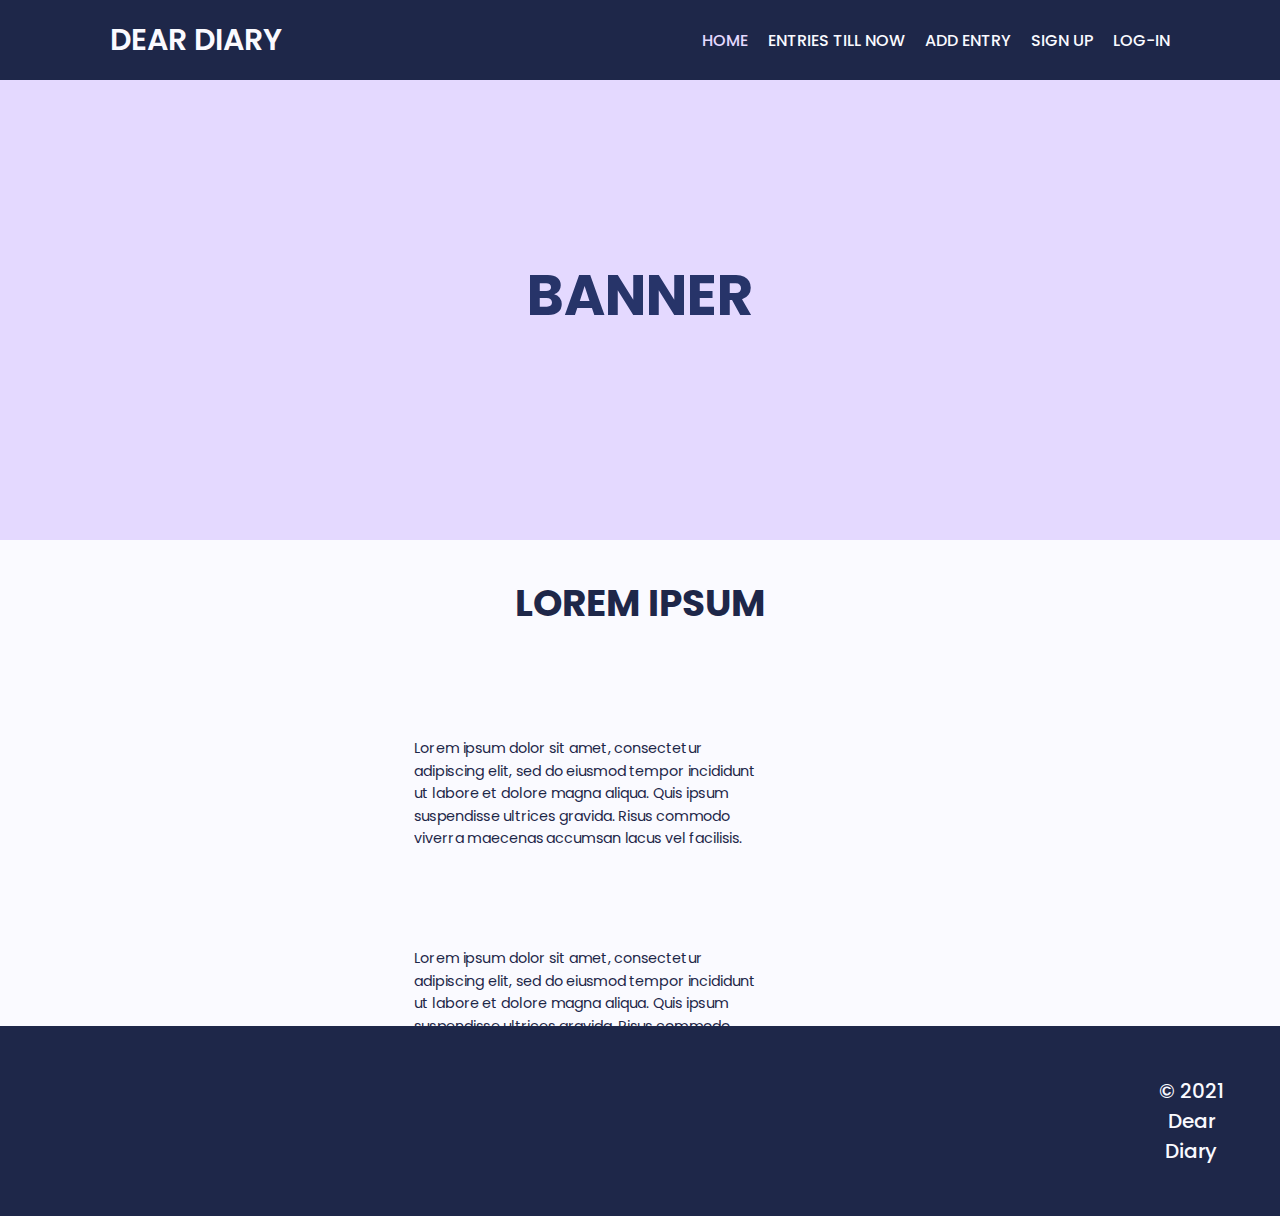
<file: AS 91903 & AS 91906/Coding Files/VERSION 1 (Yza Pernia)/index.html>
<!-- AS 91903 Use Complex Techniques to Develop a Digital Media Outcome & AS 91906 Use complex programming techniques to develop a computer program -->
<!-- 
    NAME: Yza Pernia.
    DATE CREATED: 06/05/2021.
    DATE SUBMITTED:
    WRITTEN IN: Visual Studio Code
-->

<!DOCTYPE html>
<html lang = "en">
    <head>
        <meta chartset = "utf-8">
        <meta name = "viewport" content = "width=device-width, user-scalable=no, initial-scale=1.0, maximum-scale=1.0, minimum-scale=1.0">
        <meta http-equiv ="X-UA-Comptaible" content = "ie=edge">
        <meta name = "description" content = "Dear Me,">
        <meta name = "keywords" content = "diary, mental health, journalling, web app, notes, for oneself, dear me, Dear Me, self-help, venting">
        <meta name = "author" content = "Yza Pernia">
        <title> Dear Diary |  Welcome </title>
        <!-- CSS Stylesheet -->
        <link rel = "stylesheet" href = "./css/style.css">
    </head>

    <body>
        <!-- Navigation Bar -->
        <header id="header">
            <a href="index.html" class="text"> DEAR DIARY </a>
            <ul>
                <li><a href="index.html" class="active">HOME</a></li>
                <li><a href="library.html">ENTRIES TILL NOW</a></li>
                <li><a href="add.html">ADD ENTRY</a></li>
                <li><a href="sign up.html">SIGN UP</a></li>
                <li><a href="login.html"> LOG-IN</a></li>
            </ul>
        </header>

        <!--Banner-->
        <section id="intro">
            <div>
                <div class="text">
                    <h1>BANNER</h1>
                </div>
            </div>
        </section>

        <!--Intro-->
        <section id="text">
            <div class="row end-sm end-md end-lg">
                <div class="container">
                    <div class="box">
                        <div class="content">
                            <h2> LOREM IPSUM </h2>
                        </div>

                        <section id="intro-paras">
                            <div class="components">
                                <div class="intro-para-1">
                                    <span></span>
                                    <p>Lorem ipsum dolor sit amet, consectetur adipiscing elit, sed do eiusmod tempor incididunt ut labore et dolore magna aliqua. Quis ipsum suspendisse ultrices gravida. Risus commodo viverra maecenas accumsan lacus vel facilisis.</p>
                                </div>

                                <div class="intro-para-2">
                                    <span></span>
                                    <p>Lorem ipsum dolor sit amet, consectetur adipiscing elit, sed do eiusmod tempor incididunt ut labore et dolore magna aliqua. Quis ipsum suspendisse ultrices gravida. Risus commodo viverra maecenas accumsan lacus vel facilisis.</p>
                                </div>
                            </div>
                        </section>
                    </div>
                </div>
            </div>
        </section>

        <!--Footer-->
        <footer>
            <p>&copy; 2021 Dear Diary</p>
        </footer>
    </body>
</html>
</file>
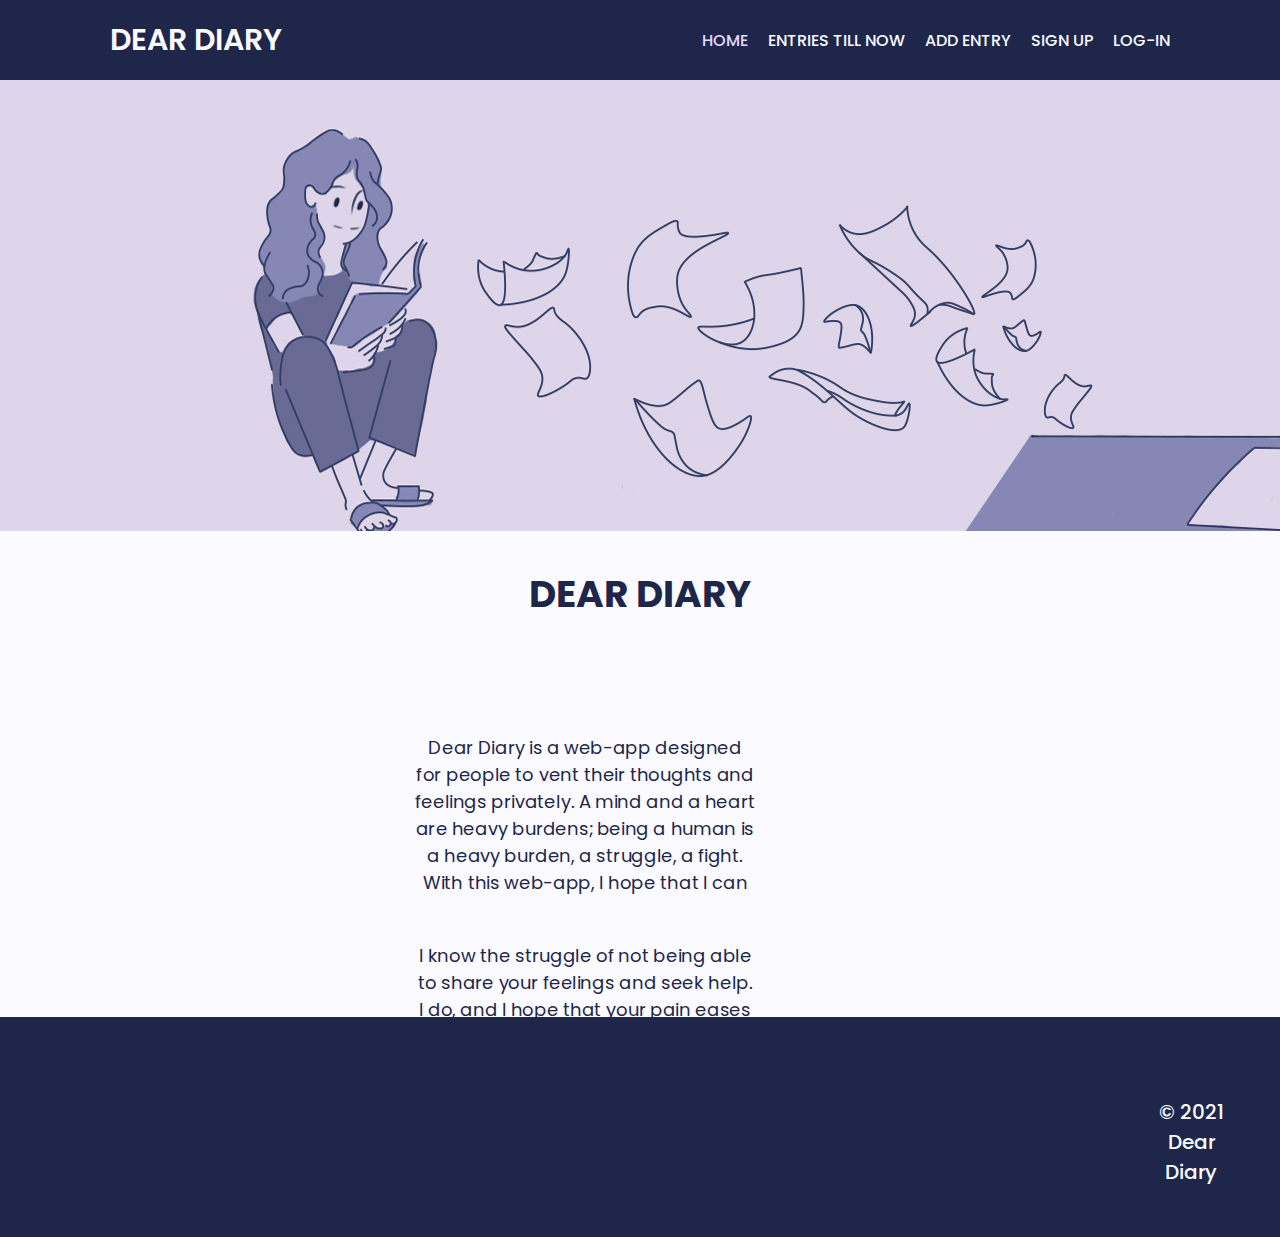
<file: AS 91903 & AS 91906/Coding Files/VERSION 2 (Yza Pernia)/index.html>
<!-- AS 91903 Use Complex Techniques to Develop a Digital Media Outcome & AS 91906 Use complex programming techniques to develop a computer program -->
<!-- 
    NAME: Yza Pernia.
    DATE CREATED: 06/05/2021.
    DATE SUBMITTED:
    WRITTEN IN: Visual Studio Code
-->

<!DOCTYPE html>
<html lang = "en">
    <head>
        <meta chartset = "utf-8">
        <meta name = "viewport" content = "width=device-width, user-scalable=no, initial-scale=1.0, maximum-scale=1.0, minimum-scale=1.0">
        <meta http-equiv ="X-UA-Comptaible" content = "ie=edge">
        <meta name = "description" content = "Dear Me,">
        <meta name = "keywords" content = "diary, mental health, journalling, web app, notes, for oneself, dear me, Dear Me, self-help, venting">
        <meta name = "author" content = "Yza Pernia">
        <title> Dear Diary |  Welcome </title>
        <!-- CSS Stylesheet -->
        <link rel = "stylesheet" href = "./css/style.css">
    </head>

    <body>
        <!-- Navigation Bar -->
        <header id="header">
            <a href="index.html" class="text"> DEAR DIARY </a>
            <ul>
                <li><a href="index.html" class="active">HOME</a></li>
                <li><a href="library.html">ENTRIES TILL NOW</a></li>
                <li><a href="add.html">ADD ENTRY</a></li>
                <li><a href="sign up.html">SIGN UP</a></li>
                <li><a href="login.html"> LOG-IN</a></li>
            </ul>
        </header>

        <!--Banner-->
        <section id="intro">
            <div>
            </div>
        </section>

        <!--Intro-->
        <section id="text">
            <div class="row end-sm end-md end-lg">
                <div class="container">
                    <div class="box">
                        <div class="content">
                            <h2> DEAR DIARY </h2>
                        </div>

                        <section id="intro-paras">
                            <div class="components">
                                <div class="intro-para-1">
                                    <span></span>
                                    <p>Dear Diary is a web-app designed for people to vent their thoughts and feelings privately. A mind and a heart are heavy burdens; being a human is a heavy burden, a struggle, a fight. With this web-app, I hope that I can help your fight against your demons even if a little.</p>
                                </div>

                                <div class="intro-para-2">
                                    <span></span>
                                    <p>I know the struggle of not being able to share your feelings and seek help. I do, and I hope that your pain eases soon. Remember, you are worthy. You are worthy of love, of forgiveness, of all the good things in life, and I love you because you are love.</p>
                                </div>
                            </div>
                        </section>
                    </div>
                </div>
            </div>
        </section>

        <!--Footer-->
        <footer>
            <p>&copy; 2021 Dear Diary</p>
        </footer>
    </body>
</html>
</file>
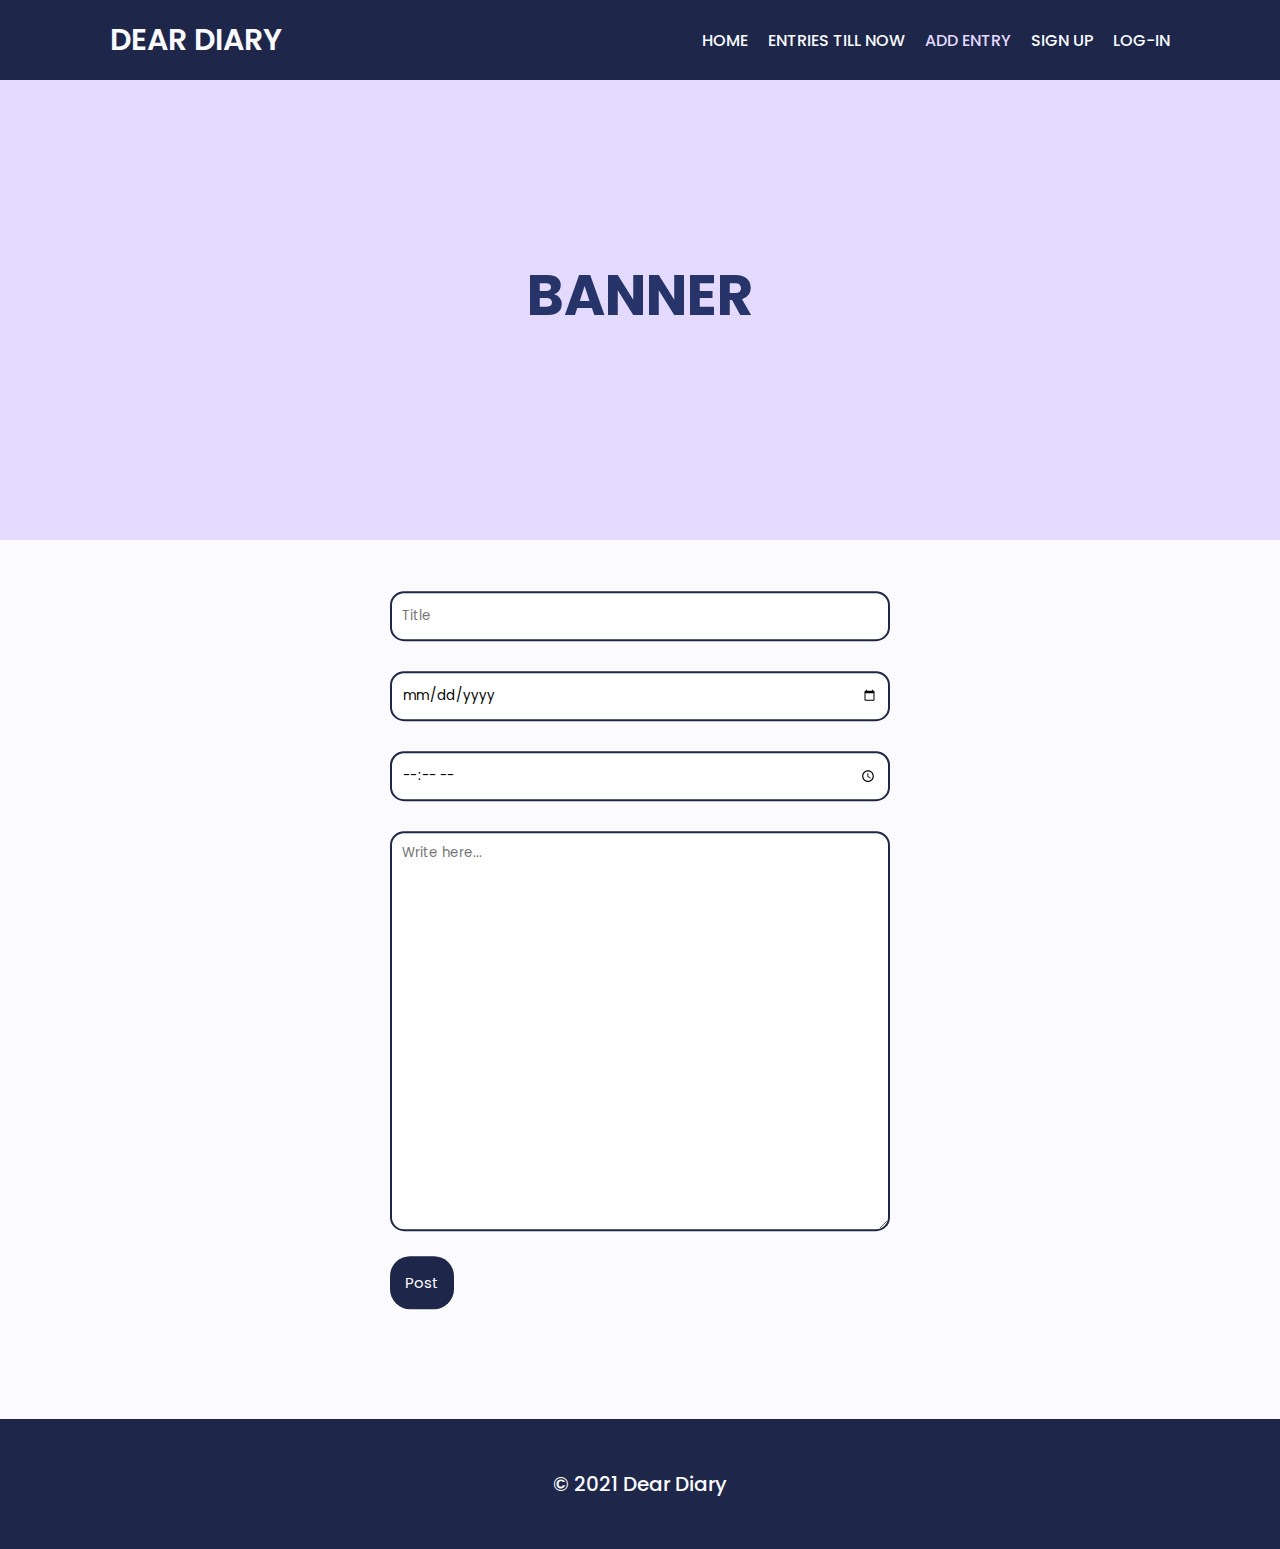
<file: AS 91903 & AS 91906/Coding Files/VERSION 1 (Yza Pernia)/add.html>
<!-- AS 91903 Use Complex Techniques to Develop a Digital Media Outcome & AS 91906 Use complex programming techniques to develop a computer program -->
<!-- 
    NAME: Yza Pernia.
    DATE CREATED: 06/05/2021.
    DATE SUBMITTED:
    WRITTEN IN: Visual Studio Code
-->

<!DOCTYPE html>
<html lang = "en">
    <head>
        <meta chartset = "utf-8">
        <meta name = "viewport" content = "width=device-width, user-scalable=no, initial-scale=1.0, maximum-scale=1.0, minimum-scale=1.0">
        <meta http-equiv ="X-UA-Comptaible" content = "ie=edge">
        <meta name = "description" content = "Dear Me,">
        <meta name = "keywords" content = "diary, mental health, journalling, web app, notes, for oneself, dear me, Dear Me, self-help, venting">
        <meta name = "author" content = "Yza Pernia">
        <title> Dear Diary |  Welcome </title>
        <!-- CSS Stylesheet -->
        <link rel = "stylesheet" href = "./css/style.css">
    </head>

    <body>
        <!-- Navigation Bar -->
        <header id="header">
            <a href="index.html" class="text"> DEAR DIARY </a>
            <ul>
                <li><a href="index.html">HOME</a></li>
                <li><a href="library.html">ENTRIES TILL NOW</a></li>
                <li><a href="add.html" class="active">ADD ENTRY</a></li>
                <li><a href="sign up.html">SIGN UP</a></li>
                <li><a href="login.html"> LOG-IN</a></li>
            </ul>
        </header>

        <!--Banner-->
        <section id="intro">
            <div>
                <div class="text">
                    <h1>BANNER</h1>
                </div>
            </div>
        </section>

        <div class="new-entry-form">
            <form>
                <input type="text" class="input-field" placeholder="Title">
                <input type="date" class="input-field" placeholder="Date">
                <input type="time" class="input-field" placeholder="Time">
                <textarea type="text" class="input-field textarea-field" placeholder="Write here..."></textarea>
                <button type="button" class="btn"> Post </button>
            </form>
        </div>

        <!--Footer-->
        <footer>
            <p>&copy; 2021 Dear Diary</p>
        </footer>
    </body>
</html>
</file>
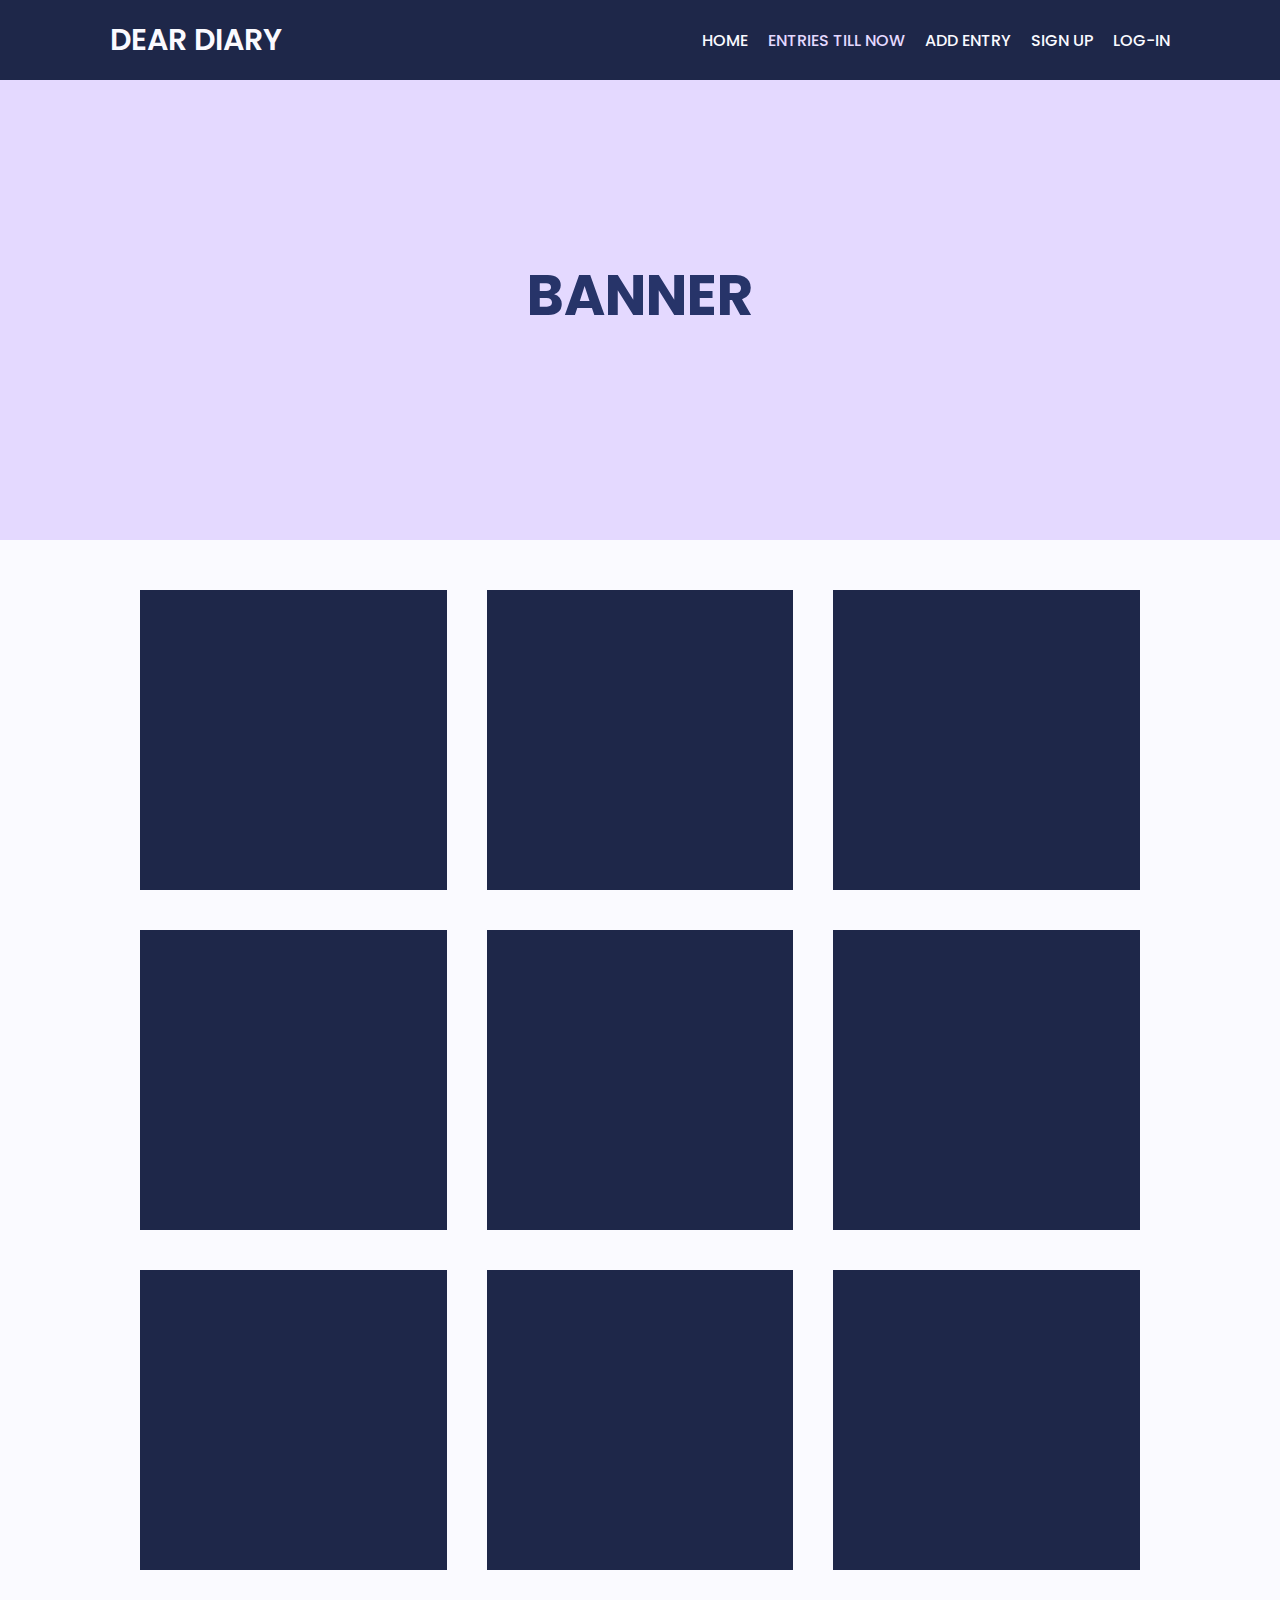
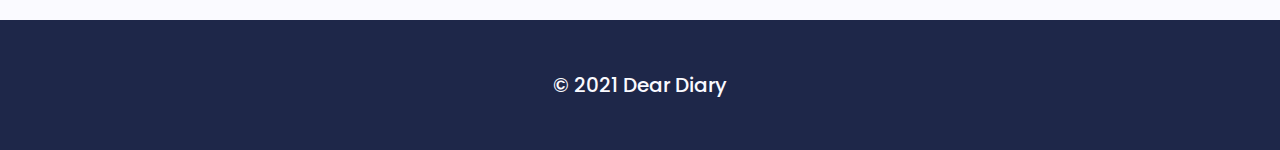
<file: AS 91903 & AS 91906/Coding Files/VERSION 1 (Yza Pernia)/library.html>
<!-- AS 91903 Use Complex Techniques to Develop a Digital Media Outcome & AS 91906 Use complex programming techniques to develop a computer program -->
<!-- 
    NAME: Yza Pernia.
    DATE CREATED: 06/05/2021.
    DATE SUBMITTED:
    WRITTEN IN: Visual Studio Code
-->

<!DOCTYPE html>
<html lang = "en">
    <head>
        <meta chartset = "utf-8">
        <meta name = "viewport" content = "width=device-width, user-scalable=no, initial-scale=1.0, maximum-scale=1.0, minimum-scale=1.0">
        <meta http-equiv ="X-UA-Comptaible" content = "ie=edge">
        <meta name = "description" content = "Dear Me,">
        <meta name = "keywords" content = "diary, mental health, journalling, web app, notes, for oneself, dear me, Dear Me, self-help, venting">
        <meta name = "author" content = "Yza Pernia">
        <title> Dear Diary |  Welcome </title>
        <!-- CSS Stylesheet -->
        <link rel = "stylesheet" href = "./css/style.css">
    </head>

    <body>
        <!-- Navigation Bar -->
        <header id="header">
            <a href="index.html" class="text"> DEAR DIARY </a>
            <ul>
                <li><a href="index.html">HOME</a></li>
                <li><a href="library.html" class="active">ENTRIES TILL NOW</a></li>
                <li><a href="add.html">ADD ENTRY</a></li>
                <li><a href="sign up.html">SIGN UP</a></li>
                <li><a href="login.html"> LOG-IN</a></li>
            </ul>
        </header>

        <!--Banner-->
        <section id="intro">
            <div>
                <div class="text">
                    <h1>BANNER</h1>
                </div>
            </div>
        </section>

        <div class="entries">
            <div class="entry-box">
            </div>

            <div class="entry-box">
            </div>

            <div class="entry-box">
            </div>

            <div class="entry-box">
            </div>

            <div class="entry-box">
            </div>

            <div class="entry-box">
            </div>

            <div class="entry-box">
            </div>

            <div class="entry-box">
            </div>

            <div class="entry-box">
            </div>
        </div>

        <!--Footer-->
        <footer>
            <p>&copy; 2021 Dear Diary</p>
        </footer>
    </body>
</html>
</file>
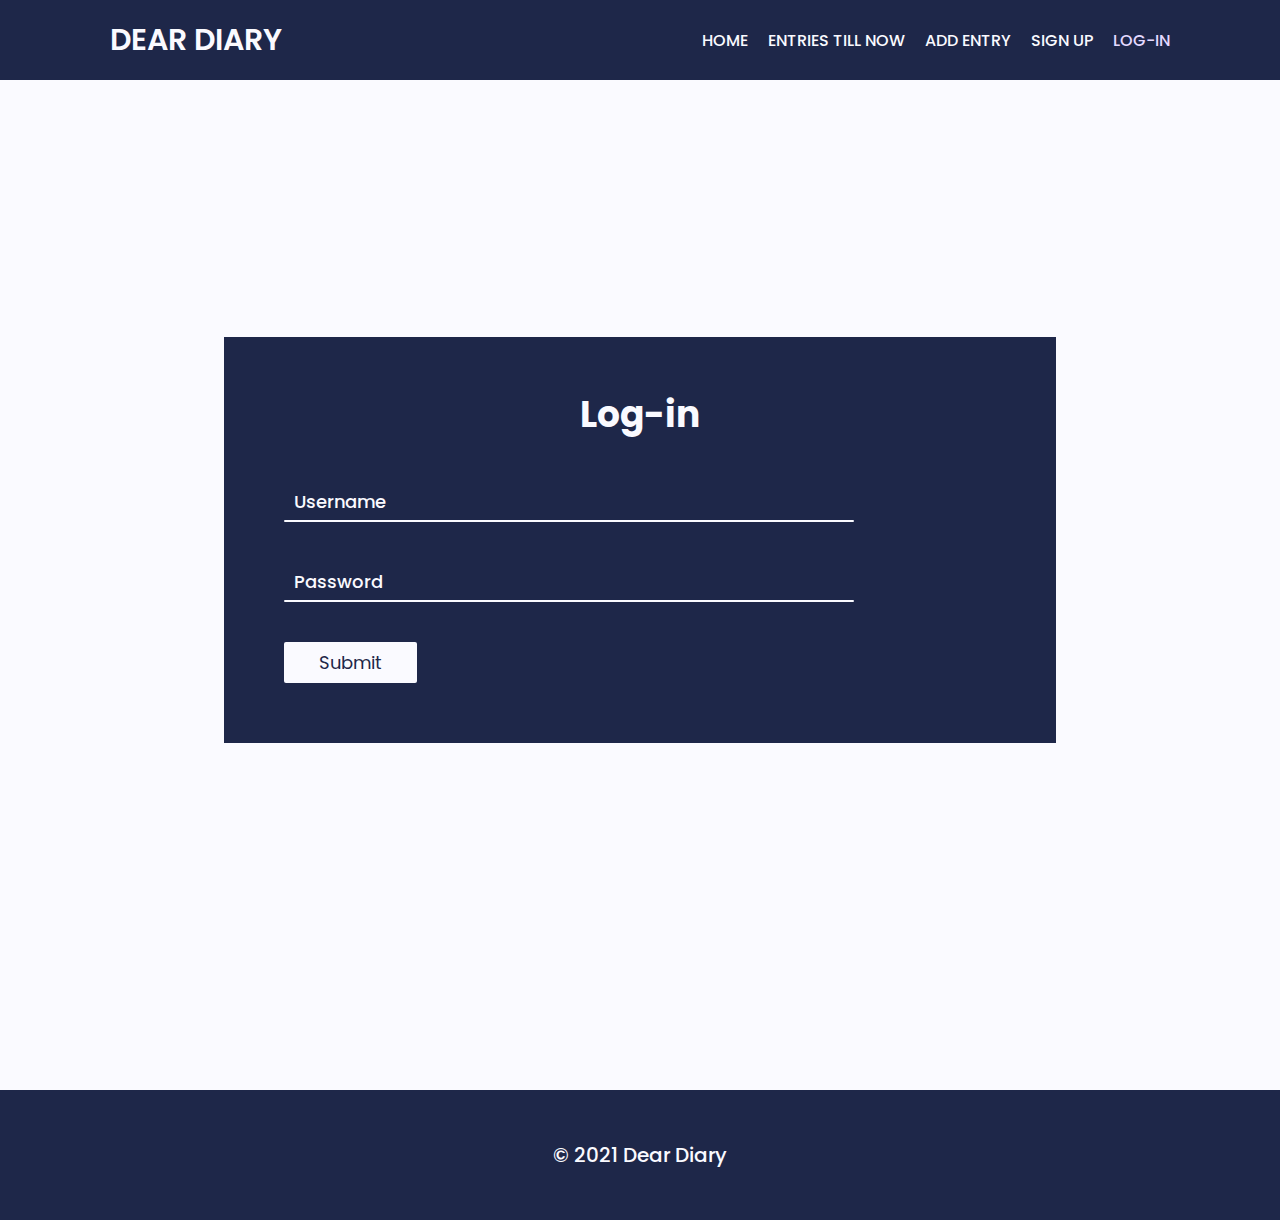
<file: AS 91903 & AS 91906/Coding Files/VERSION 1 (Yza Pernia)/login.html>
<!-- AS 91903 Use Complex Techniques to Develop a Digital Media Outcome & AS 91906 Use complex programming techniques to develop a computer program -->
<!-- 
    NAME: Yza Pernia.
    DATE CREATED: 06/05/2021.
    DATE SUBMITTED:
    WRITTEN IN: Visual Studio Code
-->

<!DOCTYPE html>
<html lang = "en">
    <head>
        <meta chartset = "utf-8">
        <meta name = "viewport" content = "width=device-width, user-scalable=no, initial-scale=1.0, maximum-scale=1.0, minimum-scale=1.0">
        <meta http-equiv ="X-UA-Comptaible" content = "ie=edge">
        <meta name = "description" content = "Dear Me,">
        <meta name = "keywords" content = "diary, mental health, journalling, web app, notes, for oneself, dear me, Dear Me, self-help, venting">
        <meta name = "author" content = "Yza Pernia">
        <title> Dear Diary |  Welcome </title>
        <!-- CSS Stylesheet -->
        <link rel = "stylesheet" href = "./css/style.css">
    </head>

    <body>
        <!-- Navigation Bar -->
        <header id="header">
            <a href="index.html" class="text"> DEAR DIARY </a>
            <ul>
                <li><a href="index.html">HOME</a></li>
                <li><a href="library.html">ENTRIES TILL NOW</a></li>
                <li><a href="add.html">ADD ENTRY</a></li>
                <li><a href="sign up.html">SIGN UP</a></li>
                <li><a href="login.html" class="active"> LOG-IN</a></li>
            </ul>
        </header>

        <!--Login Form-->
        <div class="container-login">
            <div class="form">
                <h2> Log-in </h2>
                <div class="row100">
                    <div class="col">
                        <div class="inputBox">
                            <input type="text" name="" required="required">
                            <span class="text">Username</span>
                            <span class="line"></span>
                        </div>
                    </div>
                </div>
                    
                <div class="row100">
                    <div class="col">
                        <div class="inputBox">
                            <input type="text"name ="" required="required">
                            <span class="text">Password</span>
                            <span class="line"></span>
                        </div>
                    </div>
                </div>

                <div class="row100">
                    <div class="col">
                        <input type="submit" value="Submit">
                    </div>
                </div>
            </div>
        </div>

        <!--Footer-->
        <footer>
            <p>&copy; 2021 Dear Diary</p>
        </footer>
    </body>
</html>
</file>
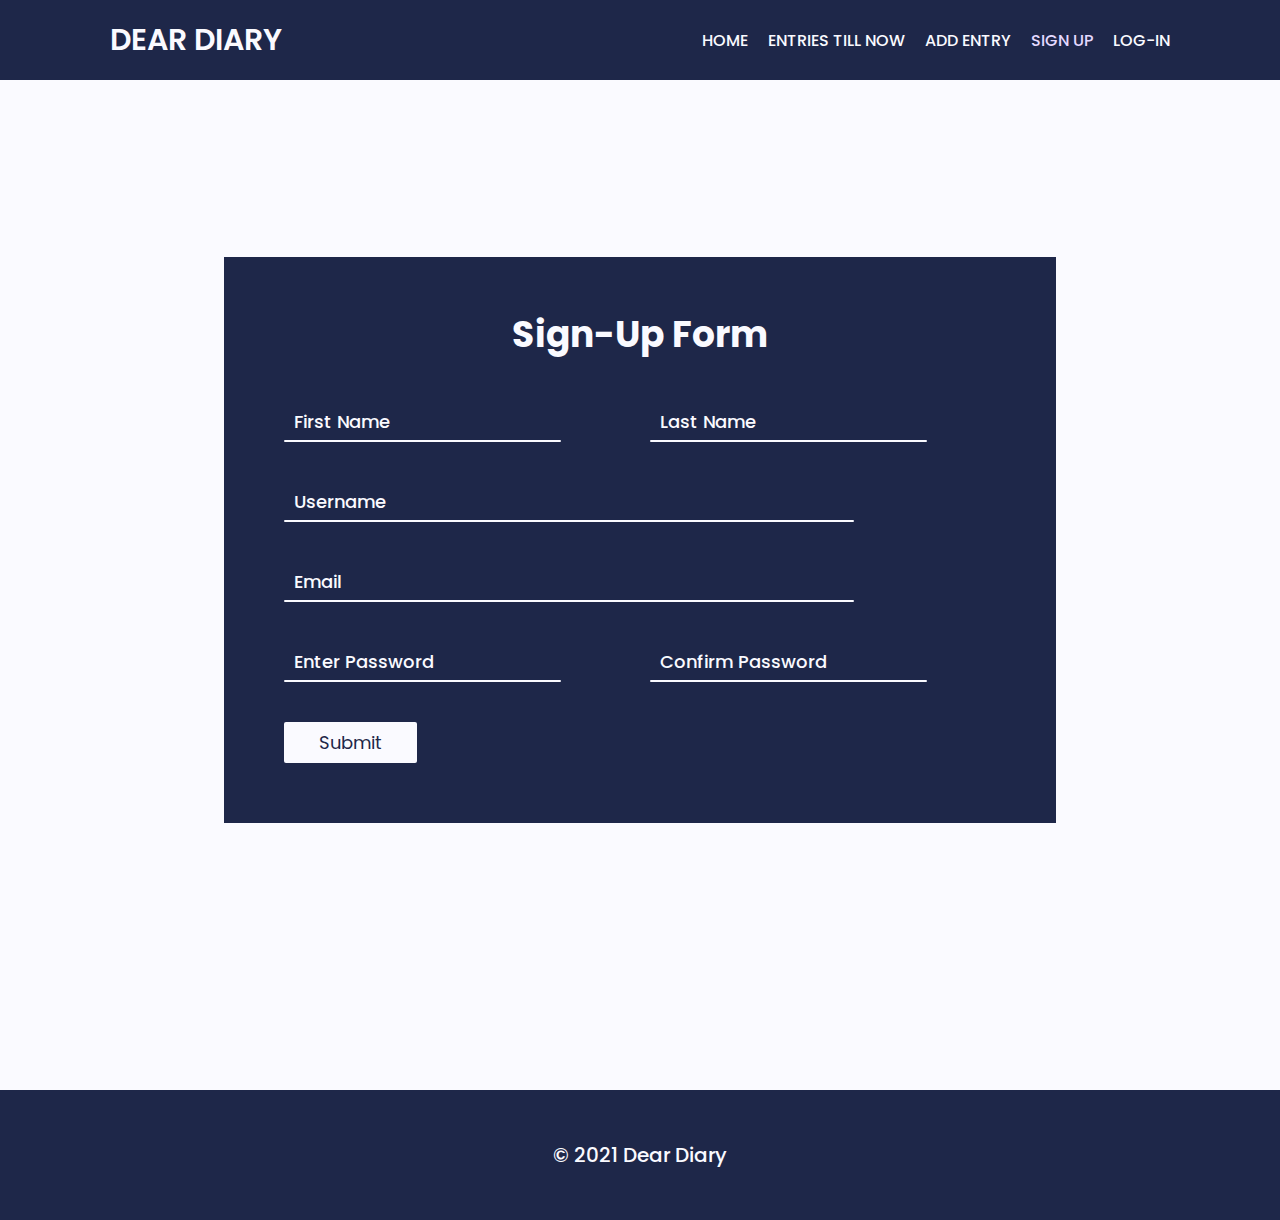
<file: AS 91903 & AS 91906/Coding Files/VERSION 1 (Yza Pernia)/sign up.html>
<!-- AS 91903 Use Complex Techniques to Develop a Digital Media Outcome & AS 91906 Use complex programming techniques to develop a computer program -->
<!-- 
    NAME: Yza Pernia.
    DATE CREATED: 06/05/2021.
    DATE SUBMITTED:
    WRITTEN IN: Visual Studio Code
-->

<!DOCTYPE html>
<html lang = "en">
    <head>
        <meta chartset = "utf-8">
        <meta name = "viewport" content = "width=device-width, user-scalable=no, initial-scale=1.0, maximum-scale=1.0, minimum-scale=1.0">
        <meta http-equiv ="X-UA-Comptaible" content = "ie=edge">
        <meta name = "description" content = "Dear Me,">
        <meta name = "keywords" content = "diary, mental health, journalling, web app, notes, for oneself, dear me, Dear Me, self-help, venting">
        <meta name = "author" content = "Yza Pernia">
        <title> Dear Diary |  Welcome </title>
        <!-- CSS Stylesheet -->
        <link rel = "stylesheet" href = "./css/style.css">
    </head>

    <body>
        <!-- Navigation Bar -->
        <header id="header">
            <a href="index.html" class="text"> DEAR DIARY </a>
            <ul>
                <li><a href="index.html">HOME</a></li>
                <li><a href="library.html">ENTRIES TILL NOW</a></li>
                <li><a href="add.html">ADD ENTRY</a></li>
                <li><a href="register.html" class="active">SIGN UP</a></li>
                <li><a href="login.html"> LOG-IN</a></li>
            </ul>
        </header>

        <div class="container-signup">
            <div class="form">
                <h2> Sign-Up Form </h2>
                <div class="row100">
                    <div class="col">
                        <div class="inputBox">
                            <input type="text" name="" required="required">
                            <span class="text"> First Name </span>
                            <span class="line"></span>
                        </div>
                    </div>

                    <div class="col">
                        <div class="inputBox">
                            <input type="text" name="" required="required">
                            <span class="text"> Last Name </span>
                            <span class="line"></span>
                        </div>
                    </div>
                </div>

                <div class="row100">
                    <div class="col">
                        <div class="inputBox">
                            <input type="text" name="" required="required">
                            <span class="text"> Username </span>
                            <span class="line"></span>
                        </div>
                    </div>
                </div>

                <div class="row100">
                    <div class="col">
                        <div class="inputBox">
                            <input type="text" name="" required="required">
                            <span class="text"> Email </span>
                            <span class="line"></span>
                        </div>
                    </div>
                </div>

                <div class="row100">
                    <div class="col">
                        <div class="inputBox">
                            <input type="text" name="" required="required">
                            <span class="text"> Enter Password </span>
                            <span class="line"></span>
                        </div>
                    </div>

                    <div class="col">
                        <div class="inputBox">
                            <input type="text" name="" required="required">
                            <span class="text"> Confirm Password </span>
                            <span class="line"></span>
                        </div>
                    </div>
                </div>

                <div class="row100">
                    <div class="col">
                        <input type="submit" value="Submit">
                    </div>
                </div>
            </div>
        </div>

        <!--Footer-->
        <footer>
            <p>&copy; 2021 Dear Diary</p>
        </footer>
    </body>
</html>
</file>
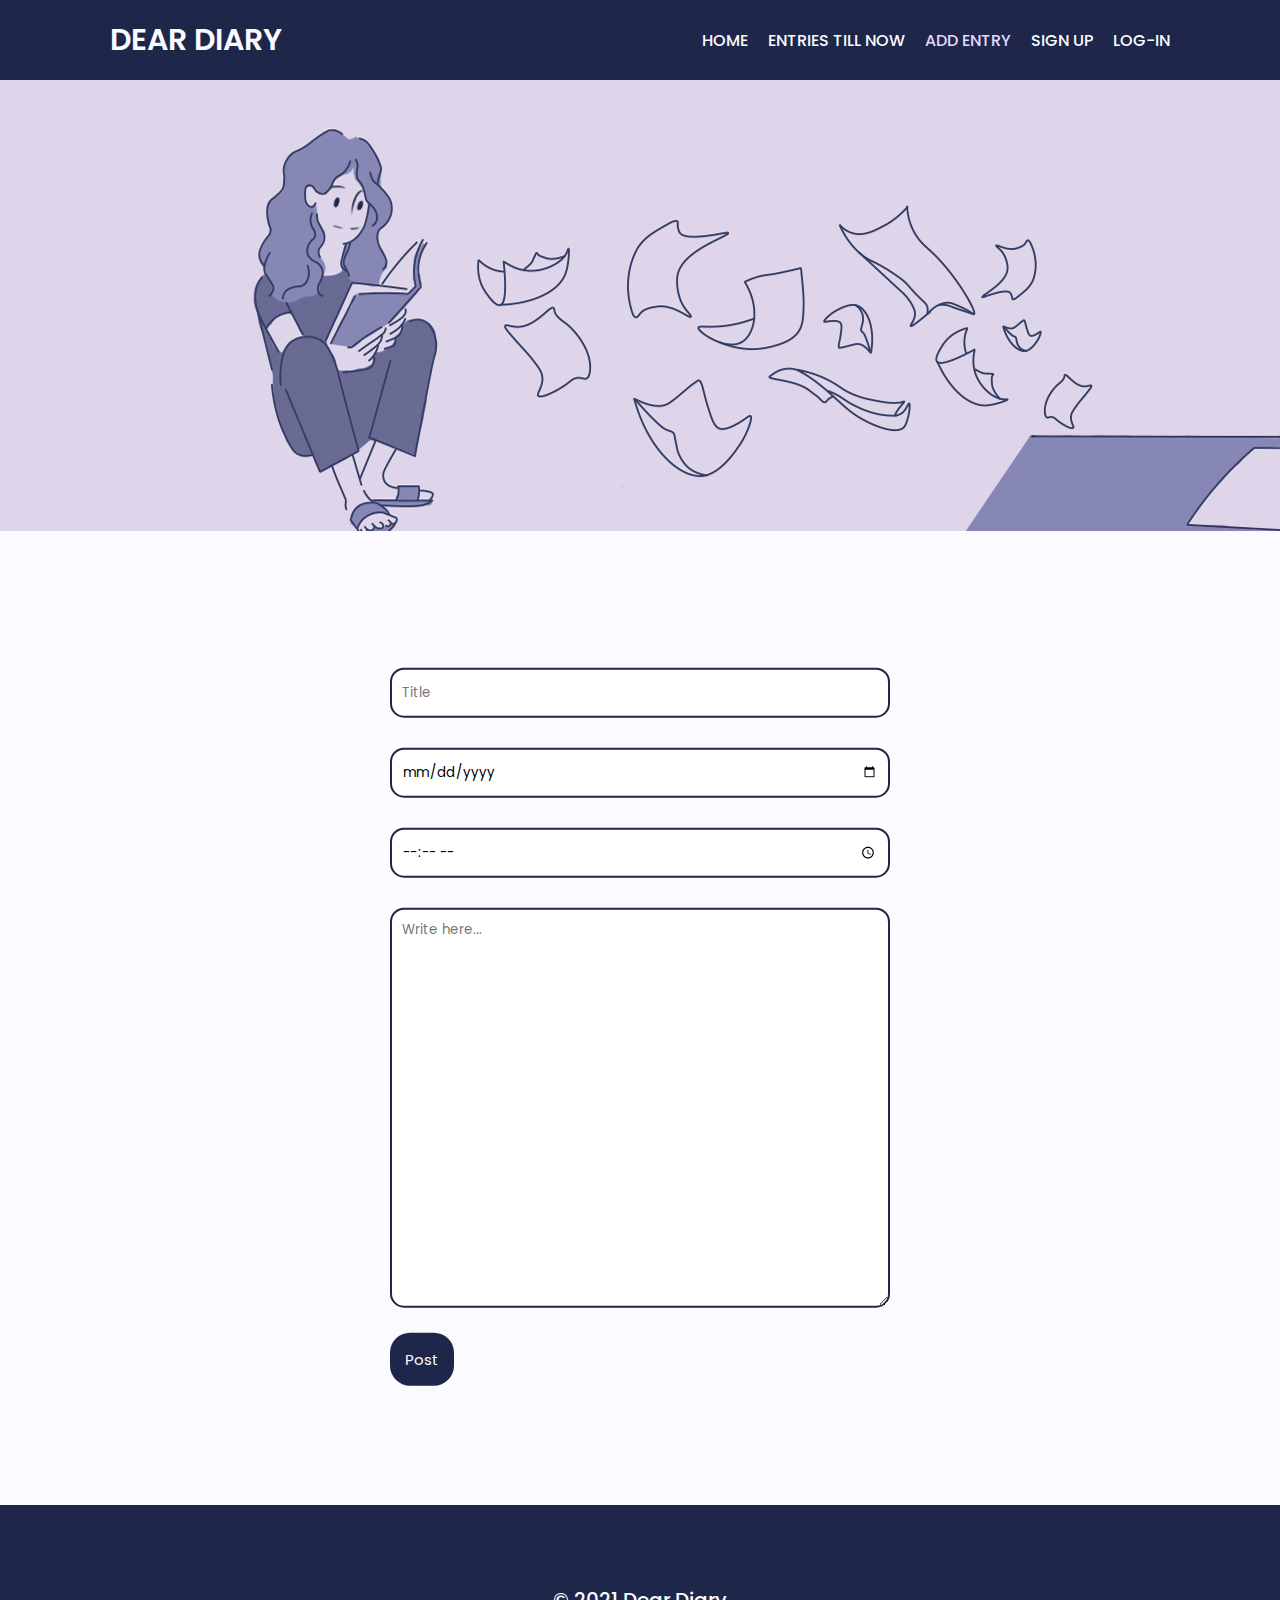
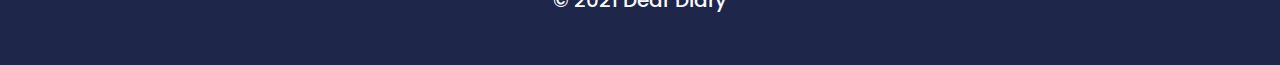
<file: AS 91903 & AS 91906/Coding Files/VERSION 2 (Yza Pernia)/add.html>
<!-- AS 91903 Use Complex Techniques to Develop a Digital Media Outcome & AS 91906 Use complex programming techniques to develop a computer program -->
<!-- 
    NAME: Yza Pernia.
    DATE CREATED: 06/05/2021.
    DATE SUBMITTED:
    WRITTEN IN: Visual Studio Code
-->

<!DOCTYPE html>
<html lang = "en">
    <head>
        <meta chartset = "utf-8">
        <meta name = "viewport" content = "width=device-width, user-scalable=no, initial-scale=1.0, maximum-scale=1.0, minimum-scale=1.0">
        <meta http-equiv ="X-UA-Comptaible" content = "ie=edge">
        <meta name = "description" content = "Dear Me,">
        <meta name = "keywords" content = "diary, mental health, journalling, web app, notes, for oneself, dear me, Dear Me, self-help, venting">
        <meta name = "author" content = "Yza Pernia">
        <title> Dear Diary |  Welcome </title>
        <!-- CSS Stylesheet -->
        <link rel = "stylesheet" href = "./css/style.css">
    </head>

    <body>
        <!-- Navigation Bar -->
        <header id="header">
            <a href="index.html" class="text"> DEAR DIARY </a>
            <ul>
                <li><a href="index.html">HOME</a></li>
                <li><a href="library.html">ENTRIES TILL NOW</a></li>
                <li><a href="add.html" class="active">ADD ENTRY</a></li>
                <li><a href="sign up.html">SIGN UP</a></li>
                <li><a href="login.html"> LOG-IN</a></li>
            </ul>
        </header>

        <!--Banner-->
        <section id="intro">
            <div>
            </div>
        </section>

        <div class="new-entry-form">
            <p>Fill out this form to complete your entry for the day. </p>
            <form>
                <input type="text" class="input-field" placeholder="Title">
                <input type="date" class="input-field" placeholder="Date">
                <input type="time" class="input-field" placeholder="Time">
                <textarea type="text" class="input-field textarea-field" placeholder="Write here..."></textarea>
                <button type="button" class="btn"> Post </button>
            </form>
        </div>

        <!--Footer-->
        <footer>
            <p>&copy; 2021 Dear Diary</p>
        </footer>
    </body>
</html>
</file>
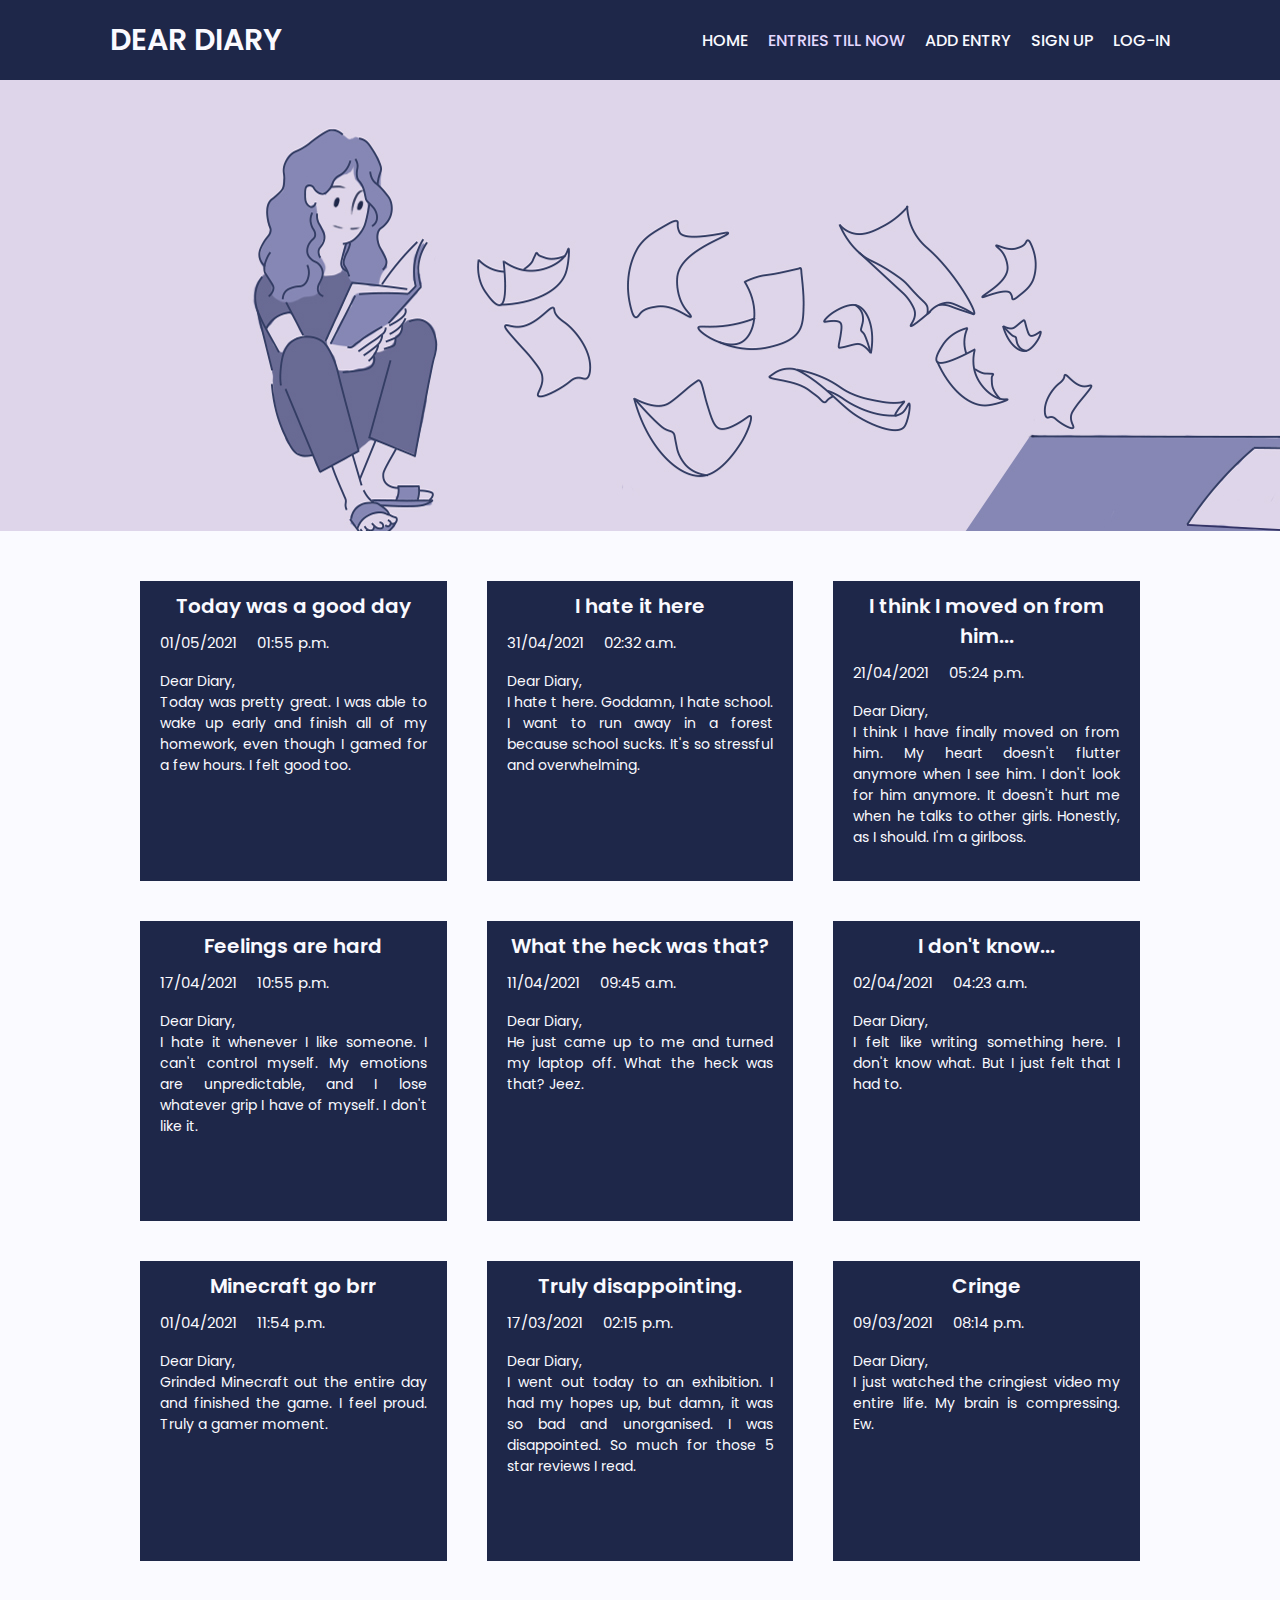
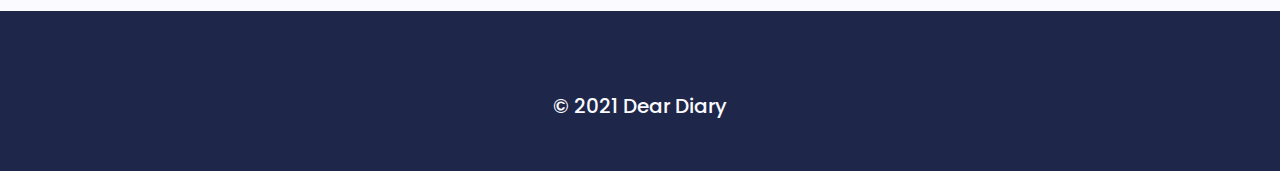
<file: AS 91903 & AS 91906/Coding Files/VERSION 2 (Yza Pernia)/library.html>
<!-- AS 91903 Use Complex Techniques to Develop a Digital Media Outcome & AS 91906 Use complex programming techniques to develop a computer program -->
<!-- 
    NAME: Yza Pernia.
    DATE CREATED: 06/05/2021.
    DATE SUBMITTED:
    WRITTEN IN: Visual Studio Code
-->

<!DOCTYPE html>
<html lang = "en">
    <head>
        <meta chartset = "utf-8">
        <meta name = "viewport" content = "width=device-width, user-scalable=no, initial-scale=1.0, maximum-scale=1.0, minimum-scale=1.0">
        <meta http-equiv ="X-UA-Comptaible" content = "ie=edge">
        <meta name = "description" content = "Dear Me,">
        <meta name = "keywords" content = "diary, mental health, journalling, web app, notes, for oneself, dear me, Dear Me, self-help, venting">
        <meta name = "author" content = "Yza Pernia">
        <title> Dear Diary |  Welcome </title>
        <!-- CSS Stylesheet -->
        <link rel = "stylesheet" href = "./css/style.css">
    </head>

    <body>
        <!-- Navigation Bar -->
        <header id="header">
            <a href="index.html" class="text"> DEAR DIARY </a>
            <ul>
                <li><a href="index.html">HOME</a></li>
                <li><a href="library.html" class="active">ENTRIES TILL NOW</a></li>
                <li><a href="add.html">ADD ENTRY</a></li>
                <li><a href="sign up.html">SIGN UP</a></li>
                <li><a href="login.html"> LOG-IN</a></li>
            </ul>
        </header>

        <!--Banner-->
        <section id="intro">
            <div>
            </div>
        </section>

        <div class="entries">
            <div class="entry-box">
                <div class="entry-info">
                    <div class="title-box">
                        <h3> Today was a good day </h3>
                    </div>
                    <div class="date-and-time">
                        <div class="date-box">
                            <h5>01/05/2021</h5>
                        </div>
                        <div class="time-box">
                            <h5>01:55 p.m.</h5>
                        </div>
                    </div>
                    <div class="submitted-entry">
                        <p> Dear Diary, <br>
                            Today was pretty great. I was able to wake up early and finish all of my homework, even though I gamed for a few hours.
                            I felt good too.
                        </p>
                    </div>
                </div>
            </div>

            <div class="entry-box">
                <div class="entry-info">
                    <div class="title-box">
                        <h3> I hate it here </h3>
                    </div>
                    <div class="date-and-time">
                        <div class="date-box">
                            <h5>31/04/2021</h5>
                        </div>
                        <div class="time-box">
                            <h5>02:32 a.m.</h5>
                        </div>
                    </div>
                    <div class="submitted-entry">
                        <p> Dear Diary, <br>
                            I hate t here. Goddamn, I hate school. I want to run away in a forest because school sucks. It's so stressful and overwhelming.
                        </p>
                    </div>
                </div>
            </div>

            <div class="entry-box">
                <div class="entry-info">
                    <div class="title-box">
                        <h3> I think I moved on from him... </h3>
                    </div>
                    <div class="date-and-time">
                        <div class="date-box">
                            <h5>21/04/2021</h5>
                        </div>
                        <div class="time-box">
                            <h5>05:24 p.m.</h5>
                        </div>
                    </div>
                    <div class="submitted-entry">
                        <p> Dear Diary, <br>
                            I think I have finally moved on from him. My heart doesn't flutter anymore when I see him. I don't look for him anymore. It doesn't hurt me when he talks to other girls. Honestly, as I should. I'm a girlboss.
                        </p>
                    </div>
                </div>
            </div>

            <div class="entry-box">
                <div class="entry-info">
                    <div class="title-box">
                        <h3> Feelings are hard </h3>
                    </div>
                    <div class="date-and-time">
                        <div class="date-box">
                            <h5>17/04/2021</h5>
                        </div>
                        <div class="time-box">
                            <h5>10:55 p.m.</h5>
                        </div>
                    </div>
                    <div class="submitted-entry">
                        <p> Dear Diary, <br>
                            I hate it whenever I like someone. I can't control myself. My emotions are unpredictable, and I lose whatever grip I have of myself. I don't like it.
                        </p>
                    </div>
                </div>
            </div>

            <div class="entry-box">
                <div class="entry-info">
                    <div class="title-box">
                        <h3> What the heck was that? </h3>
                    </div>
                    <div class="date-and-time">
                        <div class="date-box">
                            <h5>11/04/2021</h5>
                        </div>
                        <div class="time-box">
                            <h5>09:45 a.m.</h5>
                        </div>
                    </div>
                    <div class="submitted-entry">
                        <p> Dear Diary, <br>
                            He just came up to me and turned my laptop off. What the heck was that? Jeez.
                        </p>
                    </div>
                </div>
            </div>

            <div class="entry-box">
                <div class="entry-info">
                    <div class="title-box">
                        <h3> I don't know... </h3>
                    </div>
                    <div class="date-and-time">
                        <div class="date-box">
                            <h5>02/04/2021</h5>
                        </div>
                        <div class="time-box">
                            <h5>04:23 a.m.</h5>
                        </div>
                    </div>
                    <div class="submitted-entry">
                        <p> Dear Diary, <br>
                            I felt like writing something here. I don't know what. But I just felt that I had to.
                        </p>
                    </div>
                </div>
            </div>

            <div class="entry-box">
                <div class="entry-info">
                    <div class="title-box">
                        <h3> Minecraft go brr </h3>
                    </div>
                    <div class="date-and-time">
                        <div class="date-box">
                            <h5>01/04/2021</h5>
                        </div>
                        <div class="time-box">
                            <h5>11:54 p.m.</h5>
                        </div>
                    </div>
                    <div class="submitted-entry">
                        <p> Dear Diary, <br>
                            Grinded Minecraft out the entire day and finished the game. I feel proud. Truly a gamer moment.
                        </p>
                    </div>
                </div>
            </div>

            <div class="entry-box">
                <div class="entry-info">
                    <div class="title-box">
                        <h3> Truly disappointing. </h3>
                    </div>
                    <div class="date-and-time">
                        <div class="date-box">
                            <h5>17/03/2021</h5>
                        </div>
                        <div class="time-box">
                            <h5>02:15 p.m.</h5>
                        </div>
                    </div>
                    <div class="submitted-entry">
                        <p> Dear Diary, <br>
                            I went out today to an exhibition. I had my hopes up, but damn, it was so bad and unorganised. I was disappointed. So much for those 5 star reviews I read.
                        </p>
                    </div>
                </div>
            </div>

            <div class="entry-box">
                <div class="entry-info">
                    <div class="title-box">
                        <h3> Cringe </h3>
                    </div>
                    <div class="date-and-time">
                        <div class="date-box">
                            <h5>09/03/2021</h5>
                        </div>
                        <div class="time-box">
                            <h5>08:14 p.m.</h5>
                        </div>
                    </div>
                    <div class="submitted-entry">
                        <p> Dear Diary, <br>
                            I just watched the cringiest video my entire life. My brain is compressing. Ew.
                        </p>
                    </div>
                </div>
            </div>
        </div>

        <!--Footer-->
        <footer>
            <p>&copy; 2021 Dear Diary</p>
        </footer>
    </body>
</html>
</file>
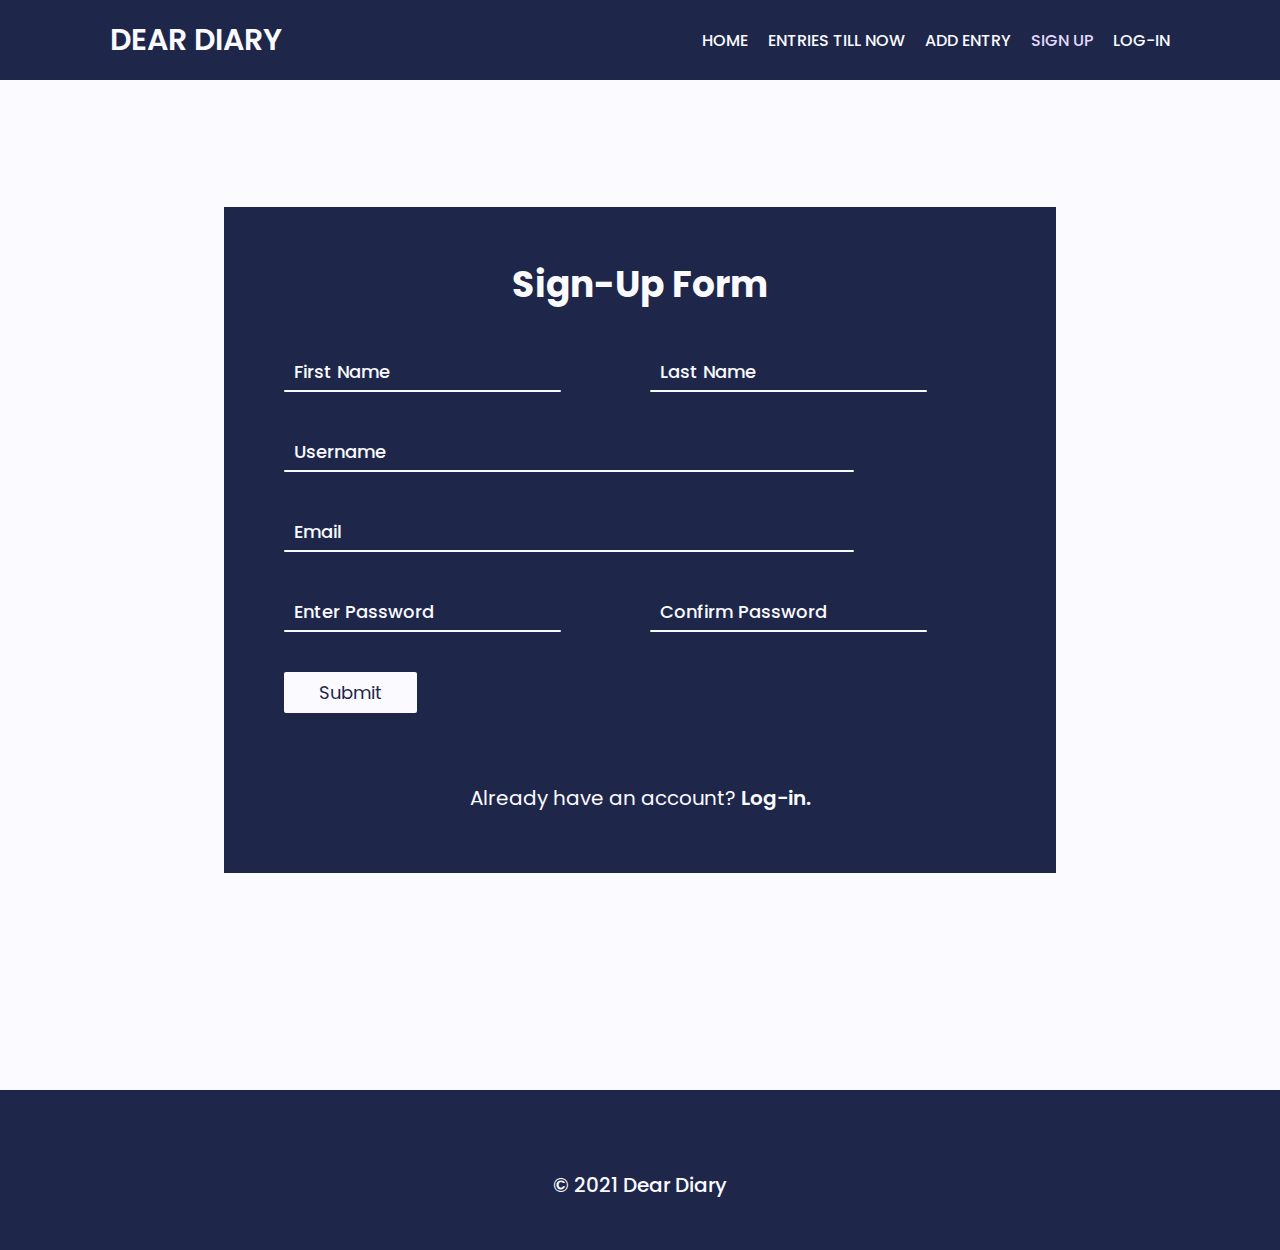
<file: AS 91903 & AS 91906/Coding Files/VERSION 2 (Yza Pernia)/sign up.html>
<!-- AS 91903 Use Complex Techniques to Develop a Digital Media Outcome & AS 91906 Use complex programming techniques to develop a computer program -->
<!-- 
    NAME: Yza Pernia.
    DATE CREATED: 06/05/2021.
    DATE SUBMITTED:
    WRITTEN IN: Visual Studio Code
-->

<!DOCTYPE html>
<html lang = "en">
    <head>
        <meta chartset = "utf-8">
        <meta name = "viewport" content = "width=device-width, user-scalable=no, initial-scale=1.0, maximum-scale=1.0, minimum-scale=1.0">
        <meta http-equiv ="X-UA-Comptaible" content = "ie=edge">
        <meta name = "description" content = "Dear Me,">
        <meta name = "keywords" content = "diary, mental health, journalling, web app, notes, for oneself, dear me, Dear Me, self-help, venting">
        <meta name = "author" content = "Yza Pernia">
        <title> Dear Diary |  Welcome </title>
        <!-- CSS Stylesheet -->
        <link rel = "stylesheet" href = "./css/style.css">
    </head>

    <body>
        <!-- Navigation Bar -->
        <header id="header">
            <a href="index.html" class="text"> DEAR DIARY </a>
            <ul>
                <li><a href="index.html">HOME</a></li>
                <li><a href="library.html">ENTRIES TILL NOW</a></li>
                <li><a href="add.html">ADD ENTRY</a></li>
                <li><a href="register.html" class="active">SIGN UP</a></li>
                <li><a href="login.html"> LOG-IN</a></li>
            </ul>
        </header>

        <div class="container-signup">
            <div class="form">
                <h2> Sign-Up Form </h2>
                <div class="row100">
                    <div class="col">
                        <div class="inputBox">
                            <input type="text" name="" required="required">
                            <span class="text"> First Name </span>
                            <span class="line"></span>
                        </div>
                    </div>

                    <div class="col">
                        <div class="inputBox">
                            <input type="text" name="" required="required">
                            <span class="text"> Last Name </span>
                            <span class="line"></span>
                        </div>
                    </div>
                </div>

                <div class="row100">
                    <div class="col">
                        <div class="inputBox">
                            <input type="text" name="" required="required">
                            <span class="text"> Username </span>
                            <span class="line"></span>
                        </div>
                    </div>
                </div>

                <div class="row100">
                    <div class="col">
                        <div class="inputBox">
                            <input type="text" name="" required="required">
                            <span class="text"> Email </span>
                            <span class="line"></span>
                        </div>
                    </div>
                </div>

                <div class="row100">
                    <div class="col">
                        <div class="inputBox">
                            <input type="text" name="" required="required">
                            <span class="text"> Enter Password </span>
                            <span class="line"></span>
                        </div>
                    </div>

                    <div class="col">
                        <div class="inputBox">
                            <input type="text" name="" required="required">
                            <span class="text"> Confirm Password </span>
                            <span class="line"></span>
                        </div>
                    </div>
                </div>

                <div class="row100">
                    <div class="col">
                        <input type="submit" value="Submit">
                    </div>
                </div>

                <div class="row100">
                    <div class="col">
                        <p>Already have an account? <a href="login.html"> Log-in.</a></p>
                    </div>
                </div>
            </div>
        </div>

        <!--Footer-->
        <footer>
            <p>&copy; 2021 Dear Diary</p>
        </footer>
    </body>
</html>
</file>
<file: AS 91903 & AS 91906/Coding Files/VERSION 1 (Yza Pernia)/css/style.css>
/*Imported Fonts*/
    /*Poppins*/
    @import url('https://fonts.googleapis.com/css2?family=Poppins:ital,wght@0,100;0,200;0,300;0,400;0,500;0,600;0,700;0,800;0,900;1,100;1,200;1,300;1,400;1,500;1,600;1,700;1,800;1,900&display=swap');
/*Imported Fonts*/

/*Global Styles*/
:root{
    --main-font: 'Poppins', sans-serif;
    --font-color-one: #FAFAFF;
    --font-color-two: #E4D9FF;
    --font-color-three: #8687B4;
    --font-color-four: #273469;
    --font-color-five: #1E2749;   
}

*{
    margin: 0;
    padding: 0;
    scroll-behavior: smooth;
    box-sizing: border-box;
    font-family: var(--main-font);
}

body{
    background: var(--font-color-one);
}

/*Global: Navigation Bar*/
header{
    position: fixed;
    width: 100%;
    height: 80px;
    padding: 0 100px;
    display: flex;
    justify-content: space-between;
    align-items: center;
    background: var(--font-color-five);
    z-index: 1000;
}

header .text{
    position: relative;
    padding: 5px 10px;
    color: var(--font-color-one);
    font-weight: 600;
    font-size: 30px;
    text-decoration: none;
    transition: 0.5s;
    cursor: pointer;
}

header .text:hover{
    transition: 0.5s;
    font-size: 35px;
    text-shadow: 4px 4px 4px var(--font-color-two);
}

header ul{
    position: relative;
    display: flex;
}

header ul li{
    position: relative;
    list-style: none;
}

header ul li a{
    position: relative;
    padding: 5px 10px;
    color: var(--font-color-one);
    font-weight: 500;
    display: inline-block;
    text-decoration: none;
    cursor: pointer;
}

header ul li a.active{
    color: var(--font-color-two);
}

header ul li a:hover{
    text-shadow: 4px 4px 4px var(--font-color-three);
}

/*Global: Footer*/
footer{
    position: relative;
    padding: 50px;
    margin-top: 10px;
    color: var(--font-color-one);
    background-color: var(--font-color-five);
    text-align: center;
    font-size: 20px;
    font-weight: 450;
}

/*Global: Introduction Banner*/
#intro{
    position: relative;
    display: flex;
    justify-content: space-evenly;
    align-items: center;
    min-height: 60vh;
    padding: 150px 100px 100px;
    width: 100%;
    background-color: var(--font-color-two);
}

section h1{
    color: var(--font-color-four);
    font-size: 3.5em;
}

/*Index Page: Intro Paragraphs*/
#text .content{
    padding: 35px;
}
#text .content{
    text-align: center;
    font-size: 25px;
    color: var(--font-color-five);
}
#intro-paras{
    margin-bottom: 40vh;
}
#intro-paras .components{
    position: relative;
    width: 90%;
    float: left;
    padding: 50px 30px;
    min-height: 42vh;
}

#intro-paras .components .intro-para-1, #intro-paras .components .intro-para-2{
    position: relative;
    float: left;
    width: 410px;
    height: 190px;
    box-sizing: border-box;
    margin-right: 20px;
    margin-left: 350px;
    margin-bottom: 20px;
    padding: 15px;
    transition: .5s;
    overflow: hidden;
}

#intro-paras .components .intro-para-1 p, #intro-paras .components .intro-para-2 p{
    margin: 0;
    padding: 0;
    color: var(--font-color-five);
    transition: .5s;
    transition-delay: .5s;
    transform: scale(.9);
}

#intro-paras .components .intro-para-1:before, #intro-paras .components .intro-para-2:before{
    content: '';
    position: absolute;
    width: 0%;
    height: 0%;
    top: 0%;
    left: 0%;
    border-top: 4px solid var(--font-color-five);
    border-left: 4px solid var(--font-color-five);
    opacity: 0;
    transition: .5s;
    box-sizing: border-box;
    border-radius: 40px;
}

#intro-paras .components .intro-para-1:after, #intro-paras .components .intro-para-2:after{
    content: '';
    position: absolute;
    width: 0%;
    height: 0%;
    bottom: 0%;
    right: 0%;
    border-bottom: 4px solid var(--font-color-five);
    border-right: 4px solid var(--font-color-five);
    opacity: 0;
    transition: .5s;
    box-sizing: border-box;
    border-radius: 40px;
}

#intro-paras .components .intro-para-1:hover:before, #intro-paras .components .intro-para-2:hover:before{
    width: 100%;
    height: 100%;
    opacity: 1;
}

#intro-paras .components .intro-para-1:hover:after, #intro-paras .components .intro-para-2:hover:after{
    width: 100%;
    height: 100%;
    opacity: 1;
}

#intro-paras .components .intro-para-1:hover p, #intro-paras .components .intro-para-2:hover p{
    transform: scale(.95);
}

/*Entries Till Now Page: Entries Submited*/
.entries{
    position: relative;
    width: 1000px;
    margin: 50px auto 50px;
    height: auto;
    display: grid;
    grid-template-columns: 1fr 1fr 1fr;
    grid-template-rows: 300px 300px 300px;
    grid-gap: 40px;
}

.entries .entry-box{
    position: relative;
    overflow: hidden;
    background: var(--font-color-five);
    transition: 0.5s;
}

/*New Entry Page: Diary Form*/
.new-entry-form{
    width: 570px;
    background-color: var(--font-color-one);
    top: 50%;
    left: 50%;
    transform: translate(-50%, -10%);
    margin-top: 6em;
    position: relative;
}

form{
    margin: 35px;
}

.input-field{
    width: 500px;
    height: 50px;
    margin-top: 30px;
    margin-bottom: 0%;
    padding-left: 10px;
    padding-right: 10px;
    border: 2px solid var(--font-color-five);
    border-radius: 14px;
    outline: none;
}

.textarea-field{
    height: 400px;
    padding-top: 10px;
}

.btn{
    border-radius: 20px;
    color: var(--font-color-one);
    margin-top: 18px;
    padding: 15px;
    background-color: var(--font-color-five);
    font-size: 15px;
    border: none;
    cursor: pointer;
}
/*Log-in Page & Sign-up Page: Log-in & Registration Form*/
.container-login, .container-signup{
    position: relative;
    display: flex;
    justify-content: center;
    align-items: center;
    height: 120vh;
    padding: 120px 120px 120px;
}

.form{
    position: relative;
    background-color: var(--font-color-five);
    width: 80%;
    padding: 50px;
}

.form h2{
    width: 100%;
    color: var(--font-color-one);
    font-size: 36px;
    text-align: center;
    margin-bottom: 10px;
}

.form .row100{
    position: relative;
    width: 100%;
    display: grid;
    grid-template-columns: repeat(auto-fit,minmax(300px,1fr));
}
.form .row100 .col{
    position: relative;
    width: 100%;
    padding: 0 10px;
    margin: 30px 0 10px;
    transition: 0.5s;
}

.form .row100 .inputBox{
    position: relative;
    width: 80%;
    height: 40px;
    color: var(--font-color-one);
    font-weight: 500;
}

.form .row100 .inputBox input,
.form .row100 .inputBox.textarea textarea{
    position: absolute;
    width: 100%;
    height: 100%;
    background: transparent;
    box-shadow: none;
    border: none;
    outline: none;
    font-size: 18px;
    padding: 0 10px;
    z-index: 1;
    color: var(--font-color-five);

}

.form .row100 .inputBox .text{
    position: absolute;
    top: 0;
    left: 0;
    line-height: 40px;
    font-size: 18px;
    padding: 0 10px;
    display: block;
    transition: 0.5s;
    pointer-events: none;
}

.form .row100 .inputBox input:focus + .text,
.form .row100 .inputBox input:valid + .text{
    top: -35px;
    left: -10px;
}

.form .row100 .inputBox .line{
    position: absolute;
    bottom: 0;
    display: block;
    width: 100%;
    height: 2px;
    background: var(--font-color-one);
    transition: 0.5s;
    border-radius: 2px;
    pointer-events: none;
}

.form .row100 .inputBox input:focus ~ .line,
.form .row100 .inputBox input:valid ~ .line{
    height: 100%;
}

.form .row100 .inputBox.textarea{
    position: relative;
    width: 100%;
    height: 100px;
    padding: 10px 0;
}

.form .row100 .inputBox.textarea textarea{
    height: 100%;
    resize: none;
}

.form .row100 .inputBox textarea:focus + .text,
.form .row100 .inputBox textarea:valid + .text{
    top: -35px;
    left: -10px;
}

.form .row100 .inputBox textarea:focus ~ .line,
.form .row100 .inputBox textarea:valid ~ .line{
    height: 100%;
}

input[type="submit"]{
    border: none;
    padding: 7px 35px;
    cursor: pointer;
    outline: none;
    background: var(--font-color-one);
    color: var(--font-color-five);
    font-size: 18px;
    border-radius: 2px;
}
input[type="submit"]:hover{
    color: var(--font-color-three);
    font-weight: 600;
}

/*Log-in Page: Log-in Form*/
</file>
<file: AS 91903 & AS 91906/Coding Files/VERSION 2 (Yza Pernia)/css/style.css>
/*Imported Fonts*/
    /*Poppins*/
    @import url('https://fonts.googleapis.com/css2?family=Poppins:ital,wght@0,100;0,200;0,300;0,400;0,500;0,600;0,700;0,800;0,900;1,100;1,200;1,300;1,400;1,500;1,600;1,700;1,800;1,900&display=swap');
/*Imported Fonts*/

/*Global Styles*/
:root{
    --main-font: 'Poppins', sans-serif;
    --font-color-one: #FAFAFF;
    --font-color-two: #E4D9FF;
    --font-color-three: #8687B4;
    --font-color-four: #273469;
    --font-color-five: #1E2749;   
}

*{
    margin: 0;
    padding: 0;
    scroll-behavior: smooth;
    box-sizing: border-box;
    font-family: var(--main-font);
}

body{
    background: var(--font-color-one);
}

/*Global: Navigation Bar*/
header{
    position: fixed;
    width: 100%;
    height: 80px;
    padding: 0 100px;
    display: flex;
    justify-content: space-between;
    align-items: center;
    background: var(--font-color-five);
    z-index: 1000;
}

header .text{
    position: relative;
    padding: 5px 10px;
    color: var(--font-color-one);
    font-weight: 600;
    font-size: 30px;
    text-decoration: none;
    transition: 0.5s;
    cursor: pointer;
}

header .text:hover{
    transition: 0.5s;
    font-size: 35px;
    text-shadow: 4px 4px 4px var(--font-color-two);
}

header ul{
    position: relative;
    display: flex;
}

header ul li{
    position: relative;
    list-style: none;
}

header ul li a{
    position: relative;
    padding: 5px 10px;
    color: var(--font-color-one);
    font-weight: 500;
    display: inline-block;
    text-decoration: none;
    cursor: pointer;
}

header ul li a.active{
    color: var(--font-color-two);
}

header ul li a:hover{
    text-shadow: 4px 4px 4px var(--font-color-three);
}

/*Global: Footer*/
footer{
    position: relative;
    padding: 50px;
    margin-top: 10px;
    color: var(--font-color-one);
    background-color: var(--font-color-five);
    text-align: center;
    font-size: 20px;
    font-weight: 450;
}

/*Global: Introduction Banner*/
#intro{
    position: relative;
    display: flex;
    justify-content: space-evenly;
    align-items: center;
    min-height: 59vh;
    padding: 150px 100px 100px;
    width: 100%;
    background-image:url('../photos/banner.jpg');
}

section h1{
    color: var(--font-color-four);
    font-size: 3.5em;
}

/*Index Page: Intro Paragraphs*/
#text .content{
    padding: 35px;
}
#text .content{
    text-align: center;
    font-size: 25px;
    color: var(--font-color-five);
}
#intro-paras{
    margin-bottom: 40vh;
}
#intro-paras .components{
    position: relative;
    width: 90%;
    float: left;
    padding: 50px 30px;
    min-height: 42vh;
}

#intro-paras .components .intro-para-1, #intro-paras .components .intro-para-2{
    position: relative;
    float: left;
    width: 410px;
    height: 190px;
    box-sizing: border-box;
    margin-right: 20px;
    margin-left: 350px;
    margin-bottom: 20px;
    padding: 15px;
    transition: .5s;
    overflow: hidden;
}

#intro-paras .components .intro-para-1 p, #intro-paras .components .intro-para-2 p{
    margin: 0;
    padding: 0;
    color: var(--font-color-five);
    transition: .5s;
    transition-delay: .5s;
    transform: scale(.9);
}

#intro-paras .components .intro-para-1:before, #intro-paras .components .intro-para-2:before{
    content: '';
    position: absolute;
    width: 0%;
    height: 0%;
    top: 0%;
    left: 0%;
    opacity: 0;
    transition: .5s;
}

#intro-paras .components .intro-para-1:after, #intro-paras .components .intro-para-2:after{
    content: '';
    position: absolute;
    width: 0%;
    height: 0%;
    bottom: 0%;
    right: 0%;
    opacity: 0;
    transition: .5s;
}

#intro-paras .components .intro-para-1:hover:before, #intro-paras .components .intro-para-2:hover:before{
    width: 100%;
    height: 100%;
    opacity: 1;
}

#intro-paras .components .intro-para-1:hover:after, #intro-paras .components .intro-para-2:hover:after{
    width: 100%;
    height: 100%;
    opacity: 1;
}

#intro-paras .components .intro-para-1:hover p, #intro-paras .components .intro-para-2:hover p{
    transform: scale(.95);
}

/*Entries Till Now Page: Entries Submited*/
.entries{
    position: relative;
    width: 1000px;
    margin: 50px auto 50px;
    height: auto;
    display: grid;
    grid-template-columns: 1fr 1fr 1fr;
    grid-template-rows: 300px 300px 300px;
    grid-gap: 40px;
}

.entries .entry-box{
    position: relative;
    overflow: hidden;
    background: var(--font-color-five);
    transition: 0.5s;
}

.entry-info{
    padding: 10px;
}
.title-box{
    align-items: center;
    justify-content: center;
    margin-bottom: 10px;
}

.title-box h3{
    color: var(--font-color-one);
    font-size: 20px;
    font-weight: 600;
    text-align: center;
}

.date-and-time{
    position: relative;
    display: flex;
    float: left;
    align-items: left;
}
.date-box{
    position: relative;
    display: flex;
    float: left;
    padding-left: 10px;
    padding-right: 20px;
}
.time-box{
    padding-right: 50px;
}
.date-box h5, .time-box h5{
    font-size: 15px;
    font-weight: 400;
    color: var(--font-color-one);
}
.submitted-entry{
    padding: 10px;
}
.submitted-entry p{
    text-align: justify;
    font-size: 14px;
    color: var(--font-color-one);
}

/*New Entry Page: Diary Form*/
.new-entry-form{
    width: 570px;
    background-color: var(--font-color-one);
    top: 50%;
    left: 50%;
    transform: translate(-50%, -10%);
    margin-top: 6em;
    position: relative;
}

p{
padding-top: 30px;
font-size: 20px;
text-align: center;
color: var(--font-color-one);
}

form{
    margin: 35px;
}

.input-field{
    width: 500px;
    height: 50px;
    margin-top: 30px;
    margin-bottom: 0%;
    padding-left: 10px;
    padding-right: 10px;
    border: 2px solid var(--font-color-five);
    border-radius: 14px;
    outline: none;
}

.textarea-field{
    height: 400px;
    padding-top: 10px;
}

.btn{
    border-radius: 20px;
    color: var(--font-color-one);
    margin-top: 18px;
    padding: 15px;
    background-color: var(--font-color-five);
    font-size: 15px;
    border: none;
    cursor: pointer;
}
/*Log-in Page & Sign-up Page: Log-in & Registration Form*/
.container-login, .container-signup{
    position: relative;
    display: flex;
    justify-content: center;
    align-items: center;
    height: 120vh;
    padding: 120px 120px 120px;
}

.form{
    position: relative;
    background-color: var(--font-color-five);
    width: 80%;
    padding: 50px;
}

.form h2{
    width: 100%;
    color: var(--font-color-one);
    font-size: 36px;
    text-align: center;
    margin-bottom: 10px;
}

.form .row100{
    position: relative;
    width: 100%;
    display: grid;
    grid-template-columns: repeat(auto-fit,minmax(300px,1fr));
}
.form .row100 .col{
    position: relative;
    width: 100%;
    padding: 0 10px;
    margin: 30px 0 10px;
    transition: 0.5s;
}

.form .row100 .inputBox{
    position: relative;
    width: 80%;
    height: 40px;
    color: var(--font-color-one);
    font-weight: 500;
}

.form .row100 .inputBox input,
.form .row100 .inputBox.textarea textarea{
    position: absolute;
    width: 100%;
    height: 100%;
    background: transparent;
    box-shadow: none;
    border: none;
    outline: none;
    font-size: 18px;
    padding: 0 10px;
    z-index: 1;
    color: var(--font-color-five);

}

.form .row100 .inputBox .text{
    position: absolute;
    top: 0;
    left: 0;
    line-height: 40px;
    font-size: 18px;
    padding: 0 10px;
    display: block;
    transition: 0.5s;
    pointer-events: none;
}

.form .row100 .inputBox input:focus + .text,
.form .row100 .inputBox input:valid + .text{
    top: -35px;
    left: -10px;
}

.form .row100 .inputBox .line{
    position: absolute;
    bottom: 0;
    display: block;
    width: 100%;
    height: 2px;
    background: var(--font-color-one);
    transition: 0.5s;
    border-radius: 2px;
    pointer-events: none;
}

.form .row100 .inputBox input:focus ~ .line,
.form .row100 .inputBox input:valid ~ .line{
    height: 100%;
}

.form .row100 .inputBox.textarea{
    position: relative;
    width: 100%;
    height: 100px;
    padding: 10px 0;
}

.form .row100 .inputBox.textarea textarea{
    height: 100%;
    resize: none;
}

.form .row100 .inputBox textarea:focus + .text,
.form .row100 .inputBox textarea:valid + .text{
    top: -35px;
    left: -10px;
}

.form .row100 .inputBox textarea:focus ~ .line,
.form .row100 .inputBox textarea:valid ~ .line{
    height: 100%;
}

input[type="submit"]{
    border: none;
    padding: 7px 35px;
    cursor: pointer;
    outline: none;
    background: var(--font-color-one);
    color: var(--font-color-five);
    font-size: 18px;
    border-radius: 2px;
}
input[type="submit"]:hover{
    color: var(--font-color-three);
    font-weight: 600;
}

.form .row100 a{
    text-decoration: none;
    color: var(--font-color-one);
    font-weight: 600;
}

.form .row100 a:hover{
    color: var(--font-color-three);
}

/*Log-in Page: Log-in Form*/
</file>
